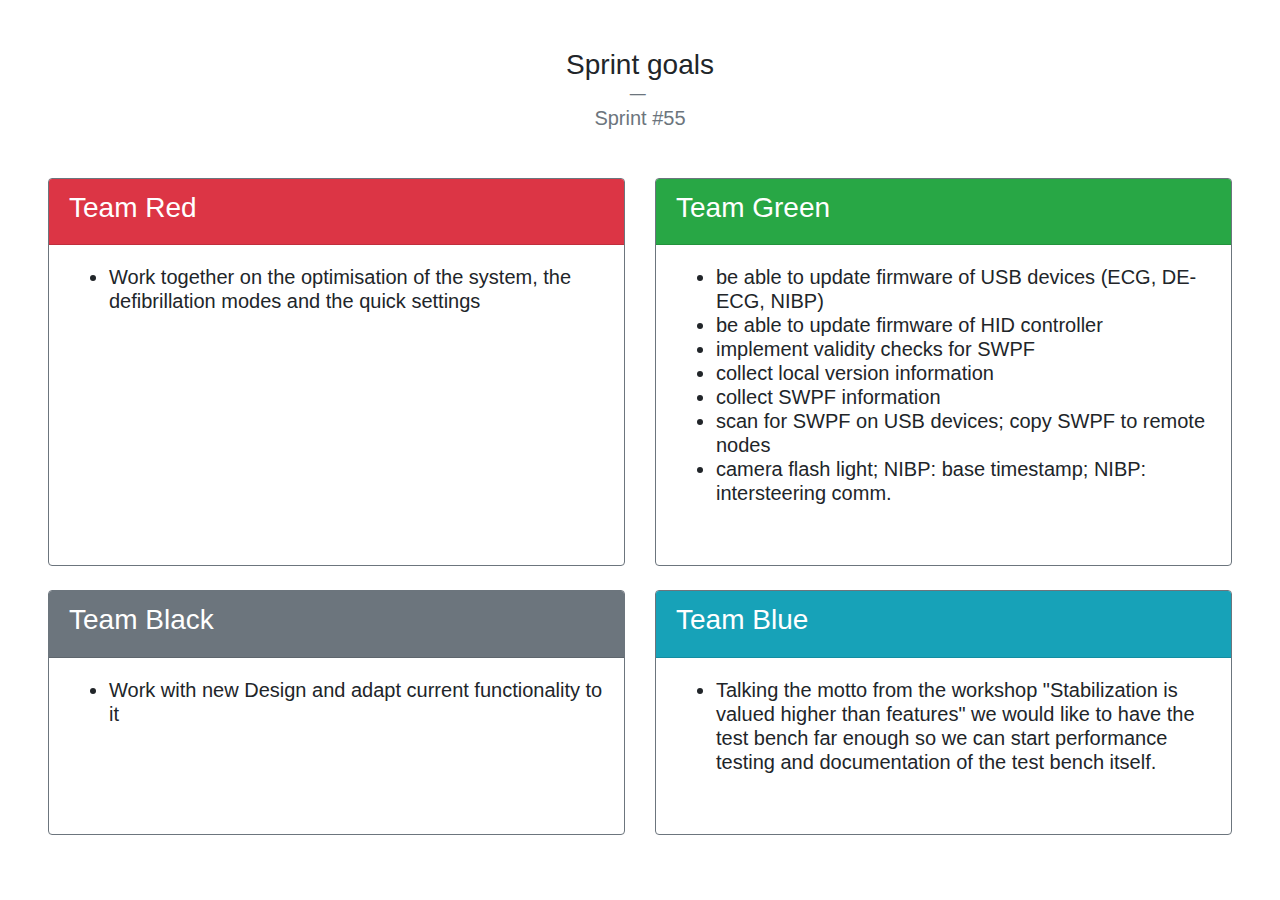
<file: src/main/resources/templates/goals.html>
<!DOCTYPE html>
<html xmlns:th="http://www.thymeleaf.org">
<head>
<!-- Required meta tags -->
<meta charset="utf-8">
<meta name="viewport"
	content="width=device-width, initial-scale=1, shrink-to-fit=no">
<!-- Bootstrap CSS -->
<link rel="stylesheet"
	href="https://stackpath.bootstrapcdn.com/bootstrap/4.4.1/css/bootstrap.min.css">
<link rel="stylesheet" th:href="@{/css/bootstrap.min.css}" />
<title>Sprint goals</title>
</head>
<body>
	<div class="container-fluid px-5">
		<blockquote class="blockquote text-center m-5">
			<h3 class="mb-0">Sprint goals</h3>
			<footer class="blockquote-footer">
				<p class="h5">Sprint #55</p>
			</footer>
		</blockquote>
		<div class="row row-cols-1 row-cols-md-2">
			<div class="col mb-4">
				<div class="card border-secondary mb-3 h-100 w-100 d-inline-block">
					<div class="card-header text-white bg-danger">
						<h3>Team Red</h3>
					</div>
					<div class="h5 card-body">
						<ul>
							<li>Work together on the optimisation of the system, the
								defibrillation modes and the quick settings</li>
						</ul>
					</div>
				</div>
			</div>
			<div class="col mb-4">
				<div class="card border-secondary mb-3 h-100 w-100 d-inline-block">
					<div class="card-header text-white bg-success">
						<h3>Team Green</h3>
					</div>
					<div class="h5 card-body">
						<ul>
							<li>be able to update firmware of USB devices (ECG, DE-ECG,
								NIBP)</li>
							<li>be able to update firmware of HID controller</li>
							<li>implement validity checks for SWPF</li>
							<li>collect local version information</li>
							<li>collect SWPF information</li>
							<li>scan for SWPF on USB devices; copy SWPF to remote nodes</li>
							<li>camera flash light; NIBP: base timestamp; NIBP:
								intersteering comm.</li>
						</ul>
					</div>
				</div>
			</div>
			<div class="col mb-4">
				<div class="card border-secondary mb-3 h-100 w-100 d-inline-block">
					<div class="card-header text-white bg-secondary">
						<h3>Team Black</h3>
					</div>
					<div class="h5 card-body">
						<ul>
							<li>Work with new Design and adapt current functionality to
								it</li>
						</ul>
					</div>
				</div>
			</div>
			<div class="col mb-4">
				<div class="card border-secondary mb-3 h-100 w-100 d-inline-block">
					<div class="card-header text-white bg-info">
						<h3>Team Blue</h3>
					</div>
					<div class="h5 card-body">
						<ul>
							<li>Talking the motto from the workshop "Stabilization is
								valued higher than features" we would like to have the test
								bench far enough so we can start performance testing and
								documentation of the test bench itself.</li>
						</ul>
					</div>
				</div>
			</div>
		</div>
	</div>
	<script src="https://code.jquery.com/jquery-3.4.1.slim.min.js"></script>
	<script
		src="https://cdn.jsdelivr.net/npm/popper.js@1.16.0/dist/umd/popper.min.js"></script>
	<script
		src="https://stackpath.bootstrapcdn.com/bootstrap/4.4.1/js/bootstrap.min.js"></script>
</body>
</html>
</file>
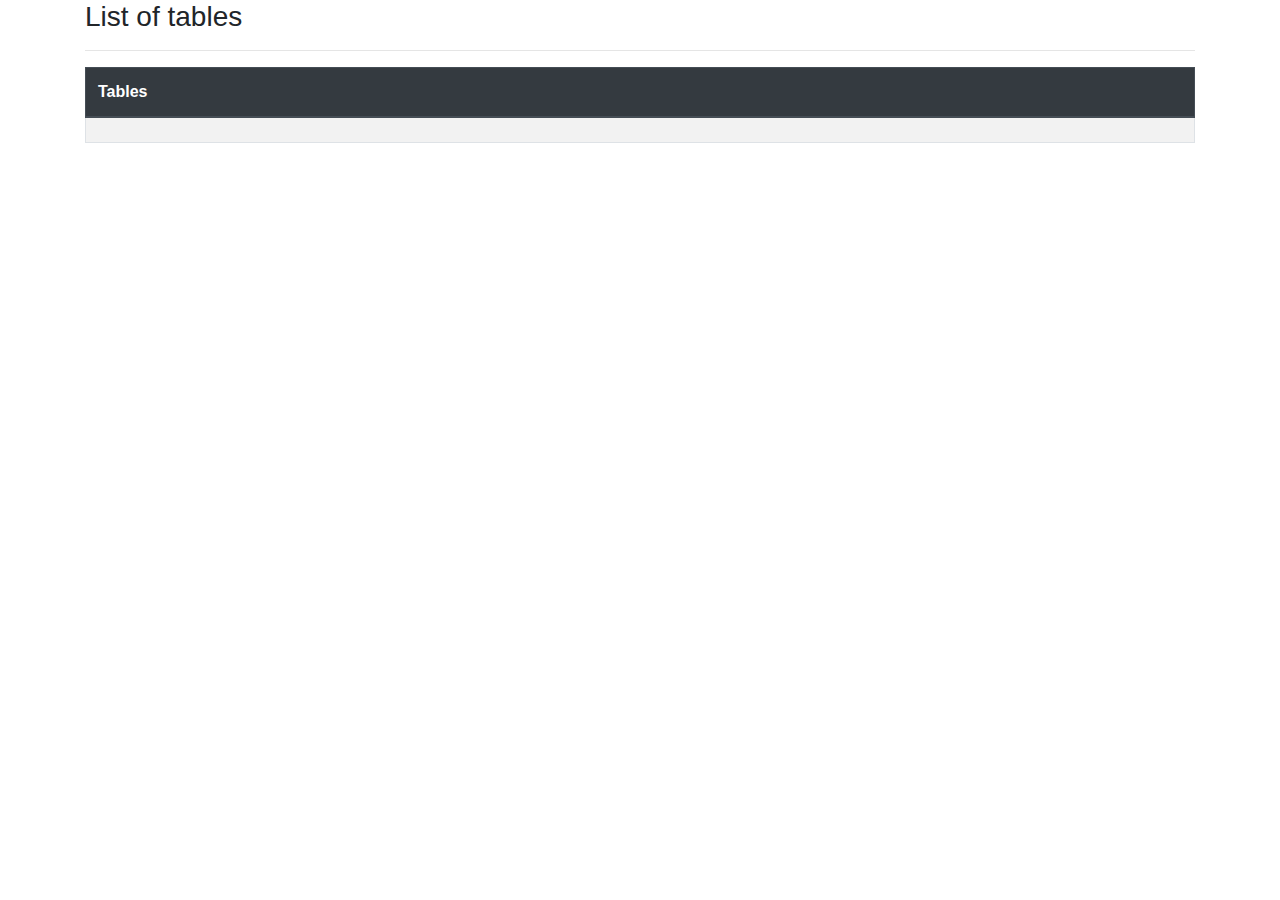
<file: src/main/resources/templates/tables.html>
<!DOCTYPE HTML>
<html xmlns:th="http://www.thymeleaf.org" lang="en">
<head>
    <!-- Required meta tags -->
    <meta charset="utf-8">
    <meta name="viewport"
          content="width=device-width, initial-scale=1, shrink-to-fit=no">

    <!-- Bootstrap CSS -->
    <link rel="stylesheet"
          href="https://stackpath.bootstrapcdn.com/bootstrap/4.4.1/css/bootstrap.min.css">
    <title>Employee Directory</title>
</head>
<body>
<div class="container components">
    <h3>List of tables</h3>
    <hr>
    <table aria-label="table" class="table table-bordered table-striped">
        <thead class="thead-dark">
        <tr>
            <th>Tables</th>
        </tr>
        </thead>
        <tbody>
        <tr th:each="table : ${tableList}">
            <td th:text="${table}"></td>
        </tr>
        </tbody>
    </table>
</div>
</body>
</html>
</file>
